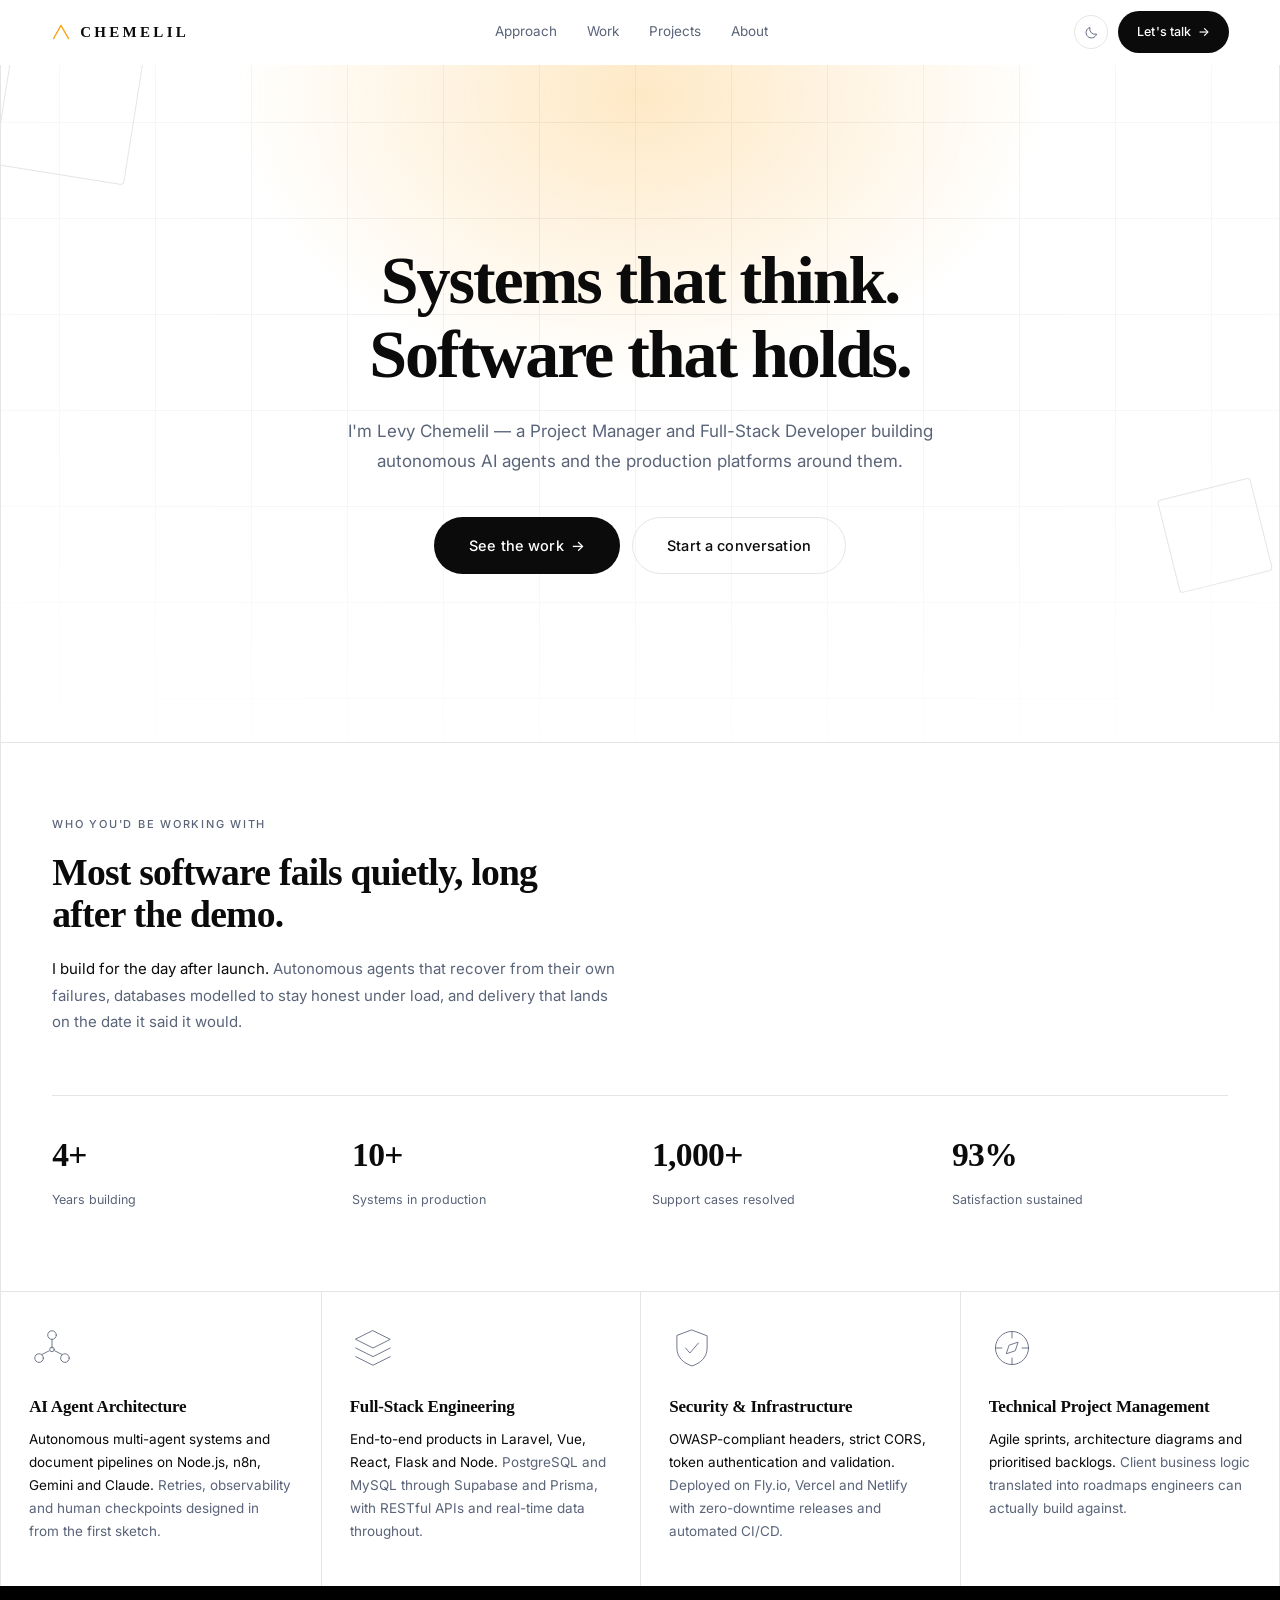
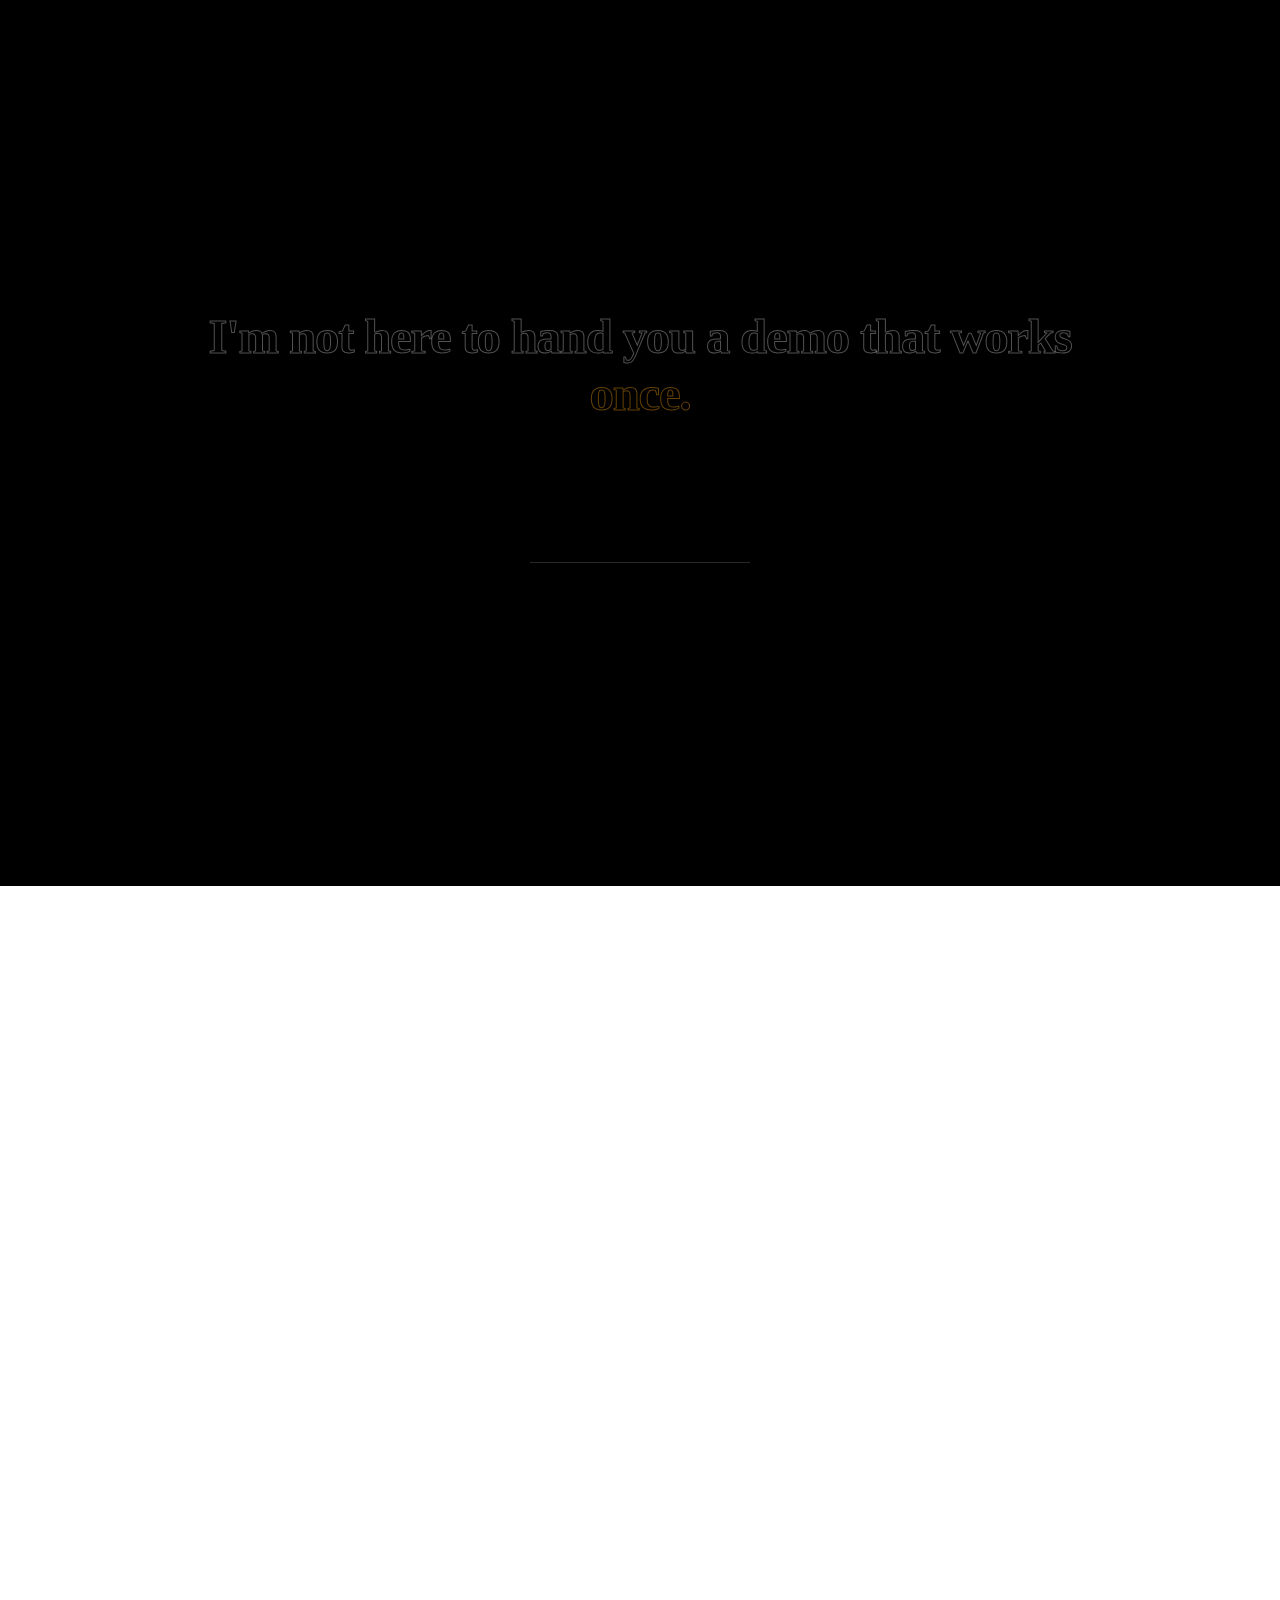
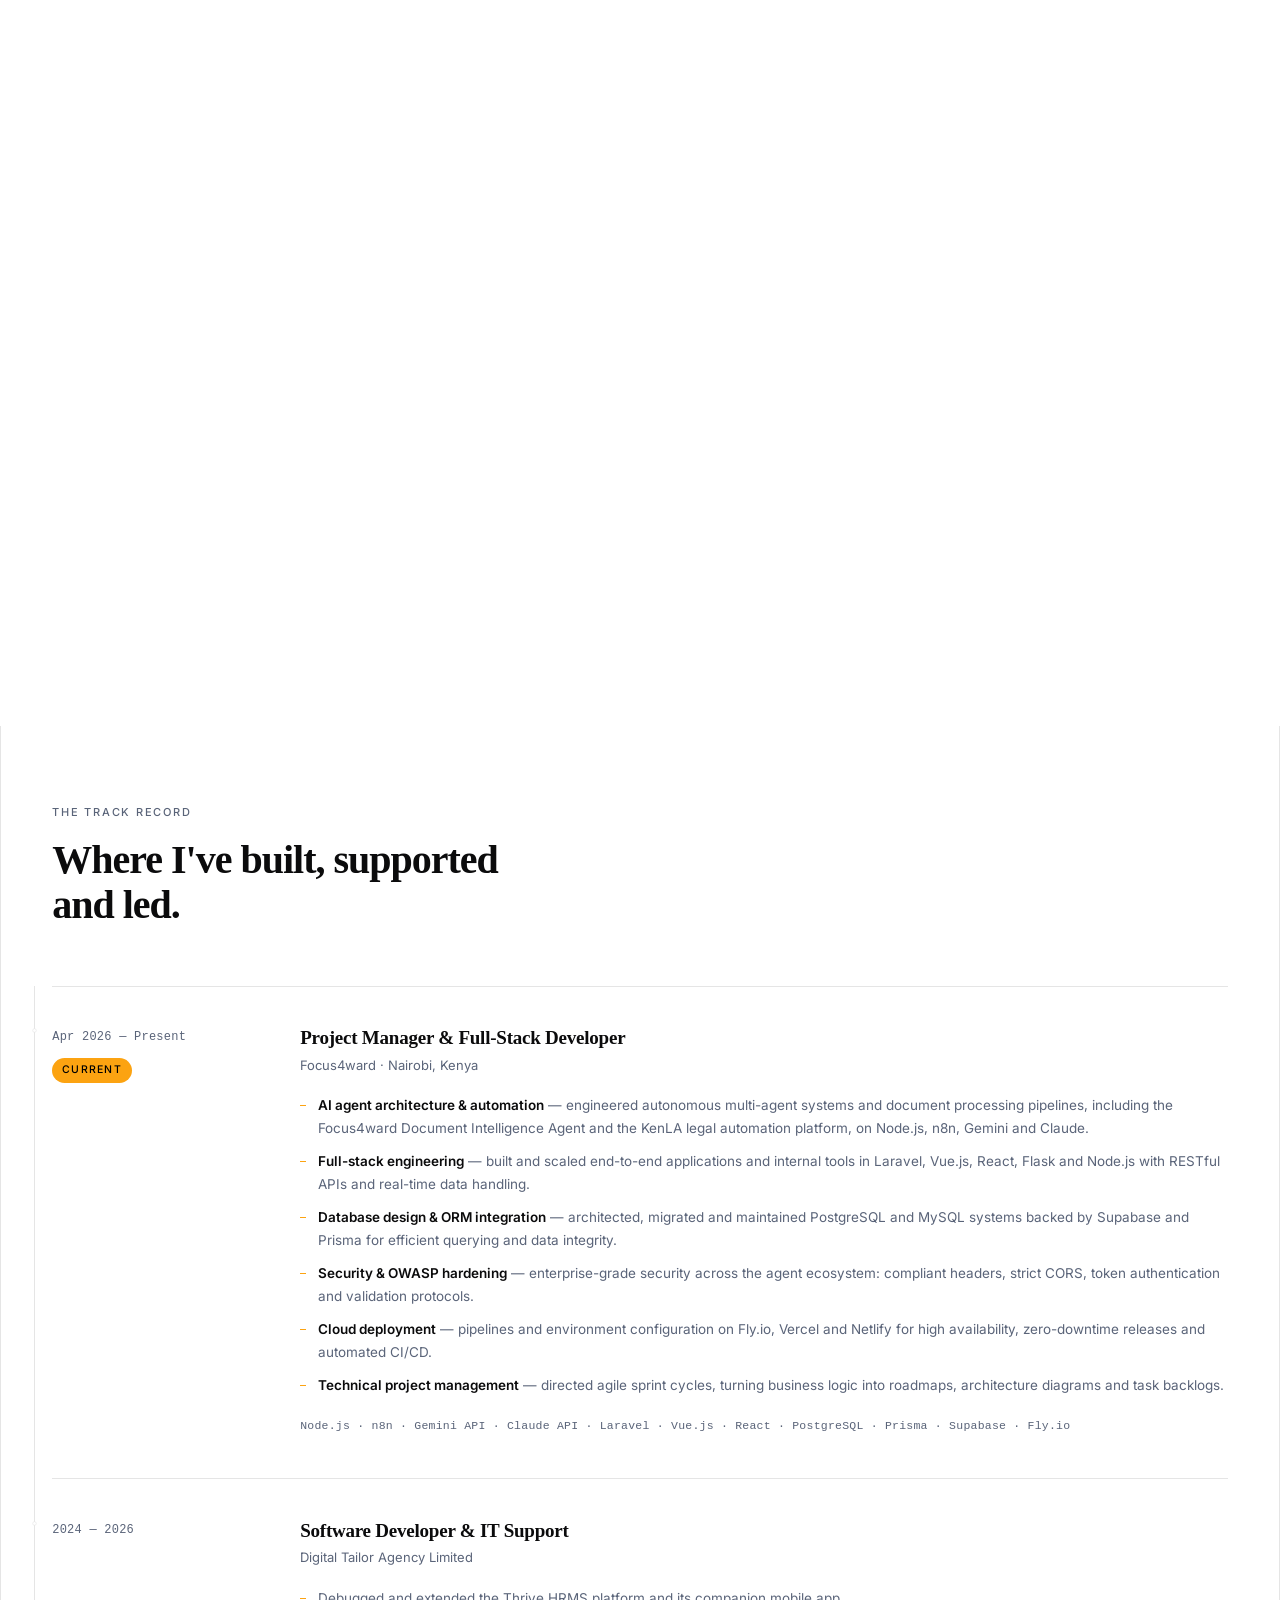
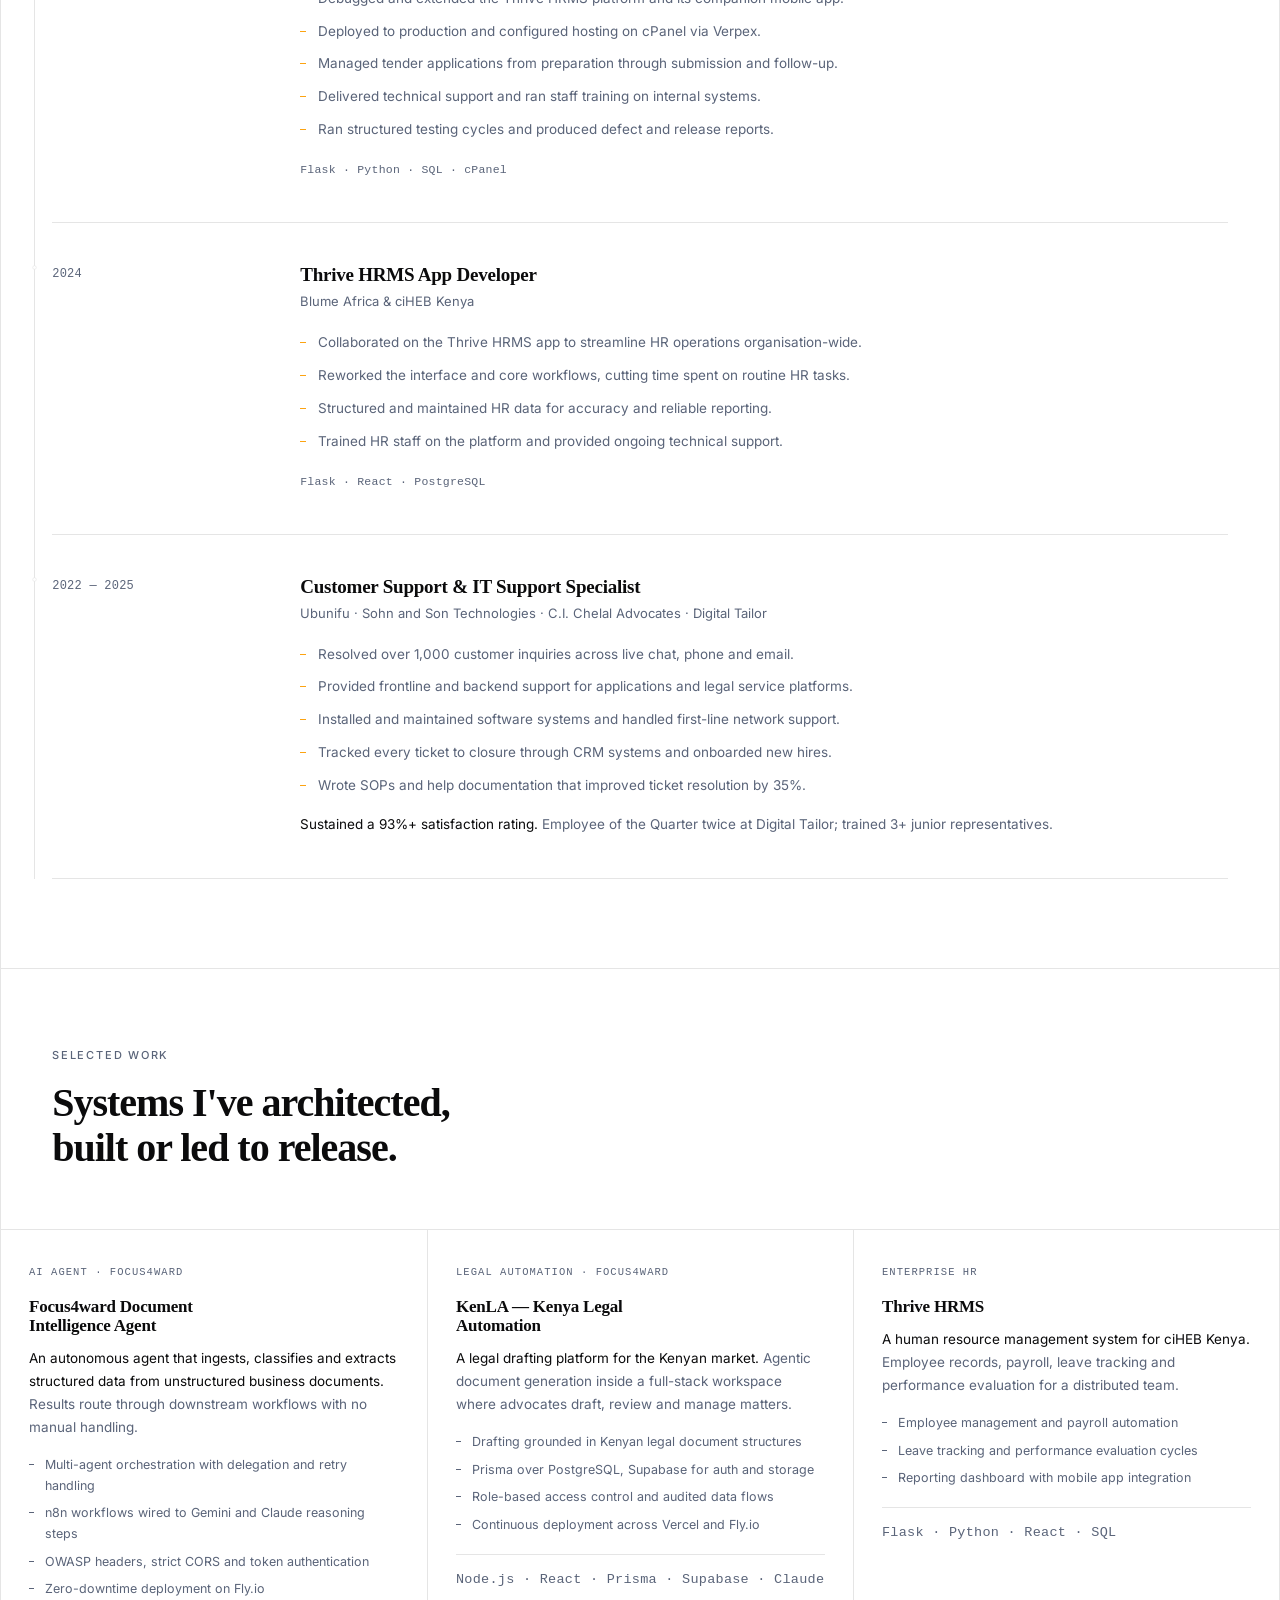
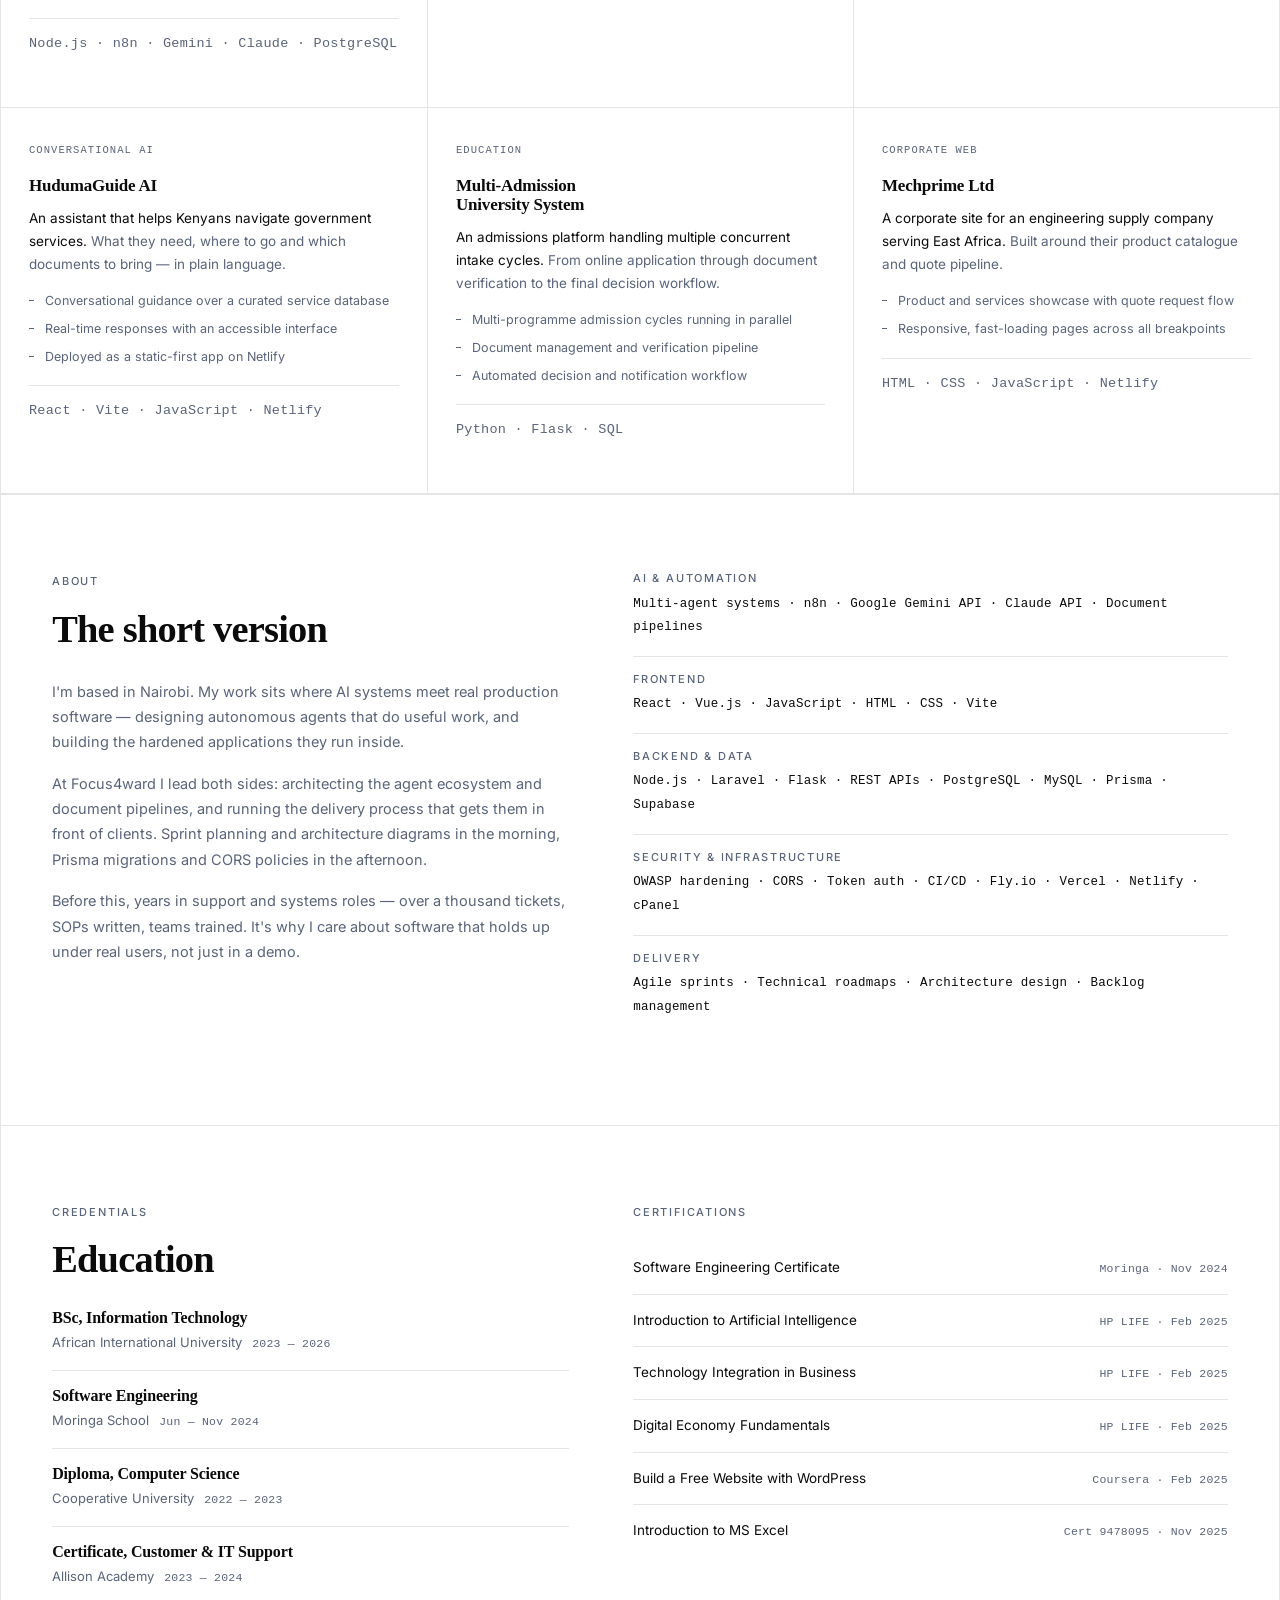
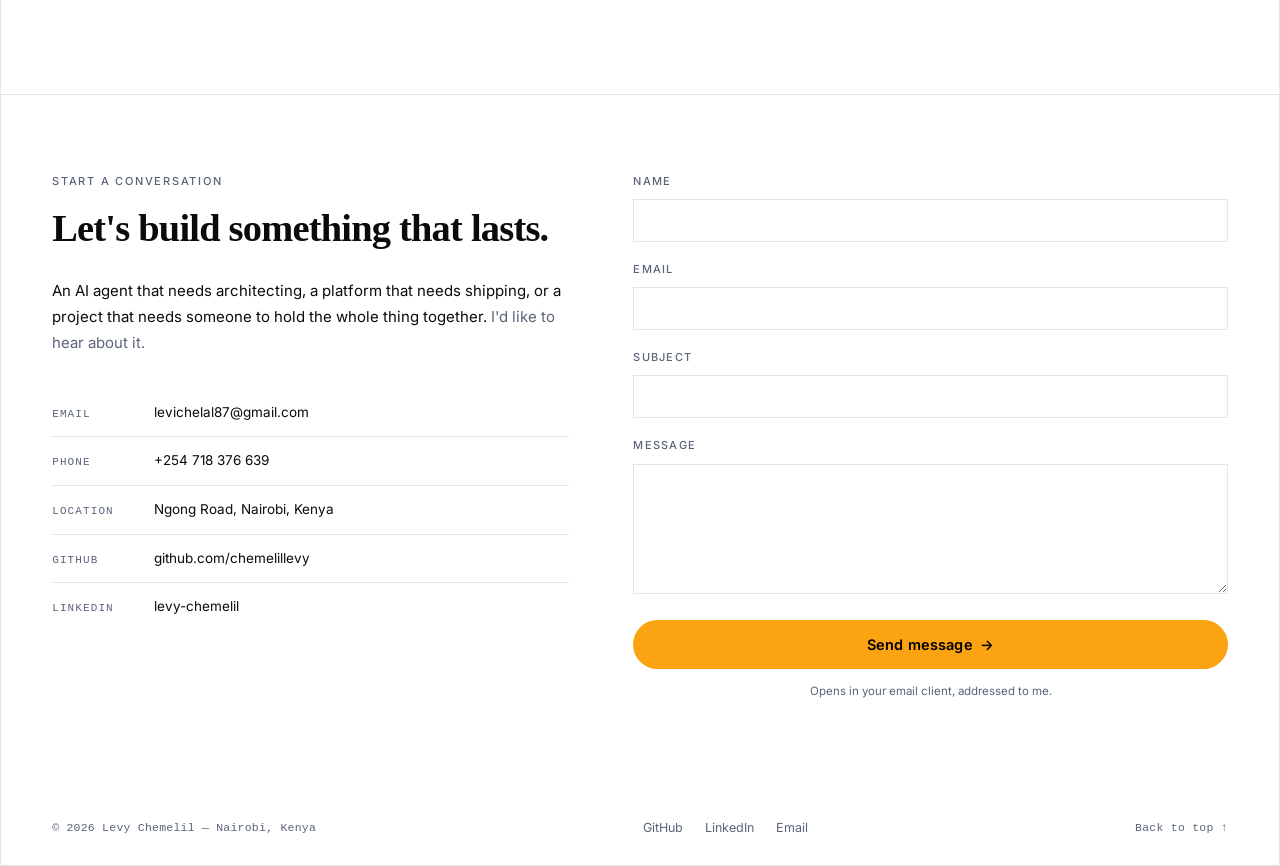
<file: index.html>
<!DOCTYPE html>
<html lang="en">
<head>
    <meta charset="UTF-8">
    <meta name="viewport" content="width=device-width, initial-scale=1.0">
    <title>Levy Chemelil — Project Manager &amp; Full-Stack Developer</title>
    <meta name="description" content="Levy Chemelil is a Project Manager and Full-Stack Developer at Focus4ward in Nairobi, Kenya, building autonomous AI agent systems, document intelligence pipelines and production web applications.">
    <meta name="author" content="Levy Chemelil">
    <link rel="canonical" href="https://chemelillevy.netlify.app/">

    <meta property="og:type" content="website">
    <meta property="og:title" content="Levy Chemelil — Project Manager &amp; Full-Stack Developer">
    <meta property="og:description" content="Building autonomous AI agent systems, document intelligence pipelines and production web applications from Nairobi, Kenya.">
    <meta property="og:url" content="https://chemelillevy.netlify.app/">

    <link rel="preconnect" href="https://fonts.googleapis.com">
    <link rel="preconnect" href="https://fonts.gstatic.com" crossorigin>
    <link href="https://fonts.googleapis.com/css2?family=Inter:wght@300;400;500;600&display=swap" rel="stylesheet">
    <link rel="stylesheet" href="styles.css">
</head>
<body>
    <a href="#main" class="skip-link">Skip to content</a>

    <header class="header" id="header">
        <div class="header__inner">
            <a href="#home" class="brand" aria-label="Levy Chemelil — home">
                <svg class="brand__mark" viewBox="0 0 24 24" aria-hidden="true">
                    <path d="M3 20 L12 4 L21 20" fill="none" stroke="currentColor" stroke-width="1.6"
                          stroke-linecap="round" stroke-linejoin="round"/>
                </svg>
                <span class="brand__word">CHEMELIL</span>
            </a>

            <nav class="nav" id="nav-menu" aria-label="Primary">
                <a href="#approach" class="nav-link">Approach</a>
                <a href="#work" class="nav-link">Work</a>
                <a href="#projects" class="nav-link">Projects</a>
                <a href="#about" class="nav-link">About</a>
                <a href="#contact" class="nav-link nav-link--contact">Contact</a>
            </nav>

            <div class="header__actions">
                <button id="theme-toggle" class="icon-btn" aria-label="Switch to dark theme">
                    <svg viewBox="0 0 24 24" aria-hidden="true" class="icon-moon">
                        <path d="M20 14.5A8.5 8.5 0 0 1 9.5 4a8.5 8.5 0 1 0 10.5 10.5Z"
                              fill="none" stroke="currentColor" stroke-width="1.5" stroke-linejoin="round"/>
                    </svg>
                    <svg viewBox="0 0 24 24" aria-hidden="true" class="icon-sun">
                        <circle cx="12" cy="12" r="4.2" fill="none" stroke="currentColor" stroke-width="1.5"/>
                        <path d="M12 2.5v2.2M12 19.3v2.2M2.5 12h2.2M19.3 12h2.2M5.2 5.2l1.6 1.6M17.2 17.2l1.6 1.6M18.8 5.2l-1.6 1.6M6.8 17.2l-1.6 1.6"
                              stroke="currentColor" stroke-width="1.5" stroke-linecap="round"/>
                    </svg>
                </button>

                <a href="#contact" class="btn btn--dark btn--sm header__cta magnetic">
                    Let's talk <span aria-hidden="true">&rarr;</span>
                </a>

                <button class="icon-btn hamburger" id="hamburger" aria-label="Open menu"
                        aria-expanded="false" aria-controls="nav-menu">
                    <span></span><span></span><span></span>
                </button>
            </div>
        </div>
    </header>

    <main id="main" class="frame">
        <!-- ============================ HERO ============================ -->
        <section id="home" class="hero">
            <!-- Depth layers. data-parallax is the fraction of scroll distance each
                 layer travels: everything here stays under 0.45 so the backdrop
                 always trails the foreground copy, which sits at 1. -->
            <div class="hero__bg" aria-hidden="true">
                <span class="hero__grid"  data-parallax="0.20"></span>
                <span class="hero__glow"  data-parallax="0.38"></span>
                <span class="hero__chip hero__chip--a" data-parallax="0.28"></span>
                <span class="hero__chip hero__chip--b" data-parallax="0.44"></span>
            </div>

            <div class="hero__inner">
                <h1 class="hero__title">
                    <span class="clip-reveal">Systems that think.</span>
                    <span class="clip-reveal" data-reveal-delay="150">Software that holds.</span>
                </h1>
                <p class="hero__sub reveal" data-reveal-delay="320">
                    I'm Levy Chemelil — a Project Manager and Full-Stack Developer building
                    autonomous AI agents and the production platforms around them.
                </p>
                <div class="hero__cta" data-stagger="90" data-stagger-base="440">
                    <a href="#projects" class="btn btn--dark btn--lg magnetic">
                        See the work <span aria-hidden="true">&rarr;</span>
                    </a>
                    <a href="#contact" class="btn btn--ghost btn--lg magnetic">Start a conversation</a>
                </div>
            </div>
        </section>

        <!-- ============================ INTRO ============================ -->
        <section class="intro">
            <p class="eyebrow reveal">Who you'd be working with</p>
            <h2 class="intro__title">
                <span class="clip-reveal">Most software fails quietly, long after the demo.</span>
            </h2>
            <p class="intro__lede reveal" data-reveal-delay="140">
                I build for the day after launch. <span class="tint">Autonomous agents that recover
                from their own failures, databases modelled to stay honest under load, and delivery
                that lands on the date it said it would.</span>
            </p>

            <ul class="stats" data-stagger="90" aria-label="At a glance">
                <li><span class="stats__n">4+</span><span class="stats__l">Years building</span></li>
                <li><span class="stats__n">10+</span><span class="stats__l">Systems in production</span></li>
                <li><span class="stats__n">1,000+</span><span class="stats__l">Support cases resolved</span></li>
                <li><span class="stats__n">93%</span><span class="stats__l">Satisfaction sustained</span></li>
            </ul>
        </section>

        <!-- ============================ PILLARS ============================ -->
        <section id="approach" class="pillars" data-stagger="85" aria-label="What I build">
            <article class="pillar reveal">
                <span class="media pillar__media">
                    <svg class="pillar__icon media__inner" viewBox="0 0 64 64" aria-hidden="true">
                        <circle cx="32" cy="14" r="6"/>
                        <circle cx="14" cy="46" r="6"/>
                        <circle cx="50" cy="46" r="6"/>
                        <path d="M32 20v12M28 36 18 41M36 36l10 5"/>
                        <circle cx="32" cy="34" r="3.2"/>
                    </svg>
                </span>
                <h3>AI Agent Architecture</h3>
                <p>
                    Autonomous multi-agent systems and document pipelines on Node.js, n8n, Gemini
                    and Claude. <span class="tint">Retries, observability and human checkpoints
                    designed in from the first sketch.</span>
                </p>
            </article>

            <article class="pillar reveal">
                <span class="media pillar__media">
                    <svg class="pillar__icon media__inner" viewBox="0 0 64 64" aria-hidden="true">
                        <path d="M32 8 56 20 32 32 8 20Z"/>
                        <path d="M8 32l24 12 24-12"/>
                        <path d="M8 44l24 12 24-12"/>
                    </svg>
                </span>
                <h3>Full-Stack Engineering</h3>
                <p>
                    End-to-end products in Laravel, Vue, React, Flask and Node.
                    <span class="tint">PostgreSQL and MySQL through Supabase and Prisma, with
                    RESTful APIs and real-time data throughout.</span>
                </p>
            </article>

            <article class="pillar reveal">
                <span class="media pillar__media">
                    <svg class="pillar__icon media__inner" viewBox="0 0 64 64" aria-hidden="true">
                        <path d="M32 7 53 15v17c0 13-9 21-21 25-12-4-21-12-21-25V15Z"/>
                        <path d="M23 32l6 7 12-14"/>
                    </svg>
                </span>
                <h3>Security &amp; Infrastructure</h3>
                <p>
                    OWASP-compliant headers, strict CORS, token authentication and validation.
                    <span class="tint">Deployed on Fly.io, Vercel and Netlify with zero-downtime
                    releases and automated CI/CD.</span>
                </p>
            </article>

            <article class="pillar reveal">
                <span class="media pillar__media">
                    <svg class="pillar__icon media__inner" viewBox="0 0 64 64" aria-hidden="true">
                        <circle cx="32" cy="32" r="23"/>
                        <path d="M32 9v9M32 46v9M9 32h9M46 32h9"/>
                        <path d="M40 24 28 28l-4 12 12-4Z"/>
                    </svg>
                </span>
                <h3>Technical Project Management</h3>
                <p>
                    Agile sprints, architecture diagrams and prioritised backlogs.
                    <span class="tint">Client business logic translated into roadmaps engineers
                    can actually build against.</span>
                </p>
            </article>
        </section>
    </main>

    <!-- ====================== STATEMENT — pinned scrub ====================== -->
    <!-- The track is taller than the viewport and the panel sticks inside it, so
         the section holds still while its words fill from outline to solid, then
         releases back into normal page flow. -->
    <div class="pin-track" data-pin>
        <section class="statement pin-panel">
            <div class="statement__inner">
                <h2 class="statement__head"><span class="fill-word">I'm</span> <span class="fill-word">not</span> <span class="fill-word">here</span> <span class="fill-word">to</span> <span class="fill-word">hand</span> <span class="fill-word">you</span> <span class="fill-word">a</span> <span class="fill-word">demo</span> <span class="fill-word">that</span> <span class="fill-word">works</span> <span class="fill-word fill-word--accent">once.</span></h2>
                <p class="statement__sub">
                    I'm here to architect systems that keep running after I leave the room — under real
                    load, real users and real deadlines.
                </p>
                <span class="pin-meter" aria-hidden="true"><i></i></span>
            </div>
        </section>
    </div>

    <div class="frame">
        <!-- ============================ EXPERIENCE ============================ -->
        <section id="work" class="section">
            <div class="section__head">
                <p class="eyebrow reveal">The track record</p>
                <h2 class="section__title"><span class="clip-reveal">Where I've built, supported and led.</span></h2>
            </div>

            <!-- The rail's fill is scrubbed linearly against this container's own
                 viewport progress; each role marker lights as the fill passes it. -->
            <div class="roles-wrap" data-scrub="roles">
                <span class="roles-rail" aria-hidden="true"><i></i></span>
                <ol class="roles" data-stagger="90">
                <li class="role role--current reveal">
                    <div class="role__meta">
                        <span class="role__date mono">Apr 2026 — Present</span>
                        <span class="tag tag--amber">Current</span>
                    </div>
                    <div class="role__body">
                        <h3>Project Manager &amp; Full-Stack Developer</h3>
                        <p class="role__org">Focus4ward · Nairobi, Kenya</p>
                        <ul class="role__points">
                            <li>
                                <strong>AI agent architecture &amp; automation</strong> — engineered
                                autonomous multi-agent systems and document processing pipelines,
                                including the Focus4ward Document Intelligence Agent and the KenLA
                                legal automation platform, on Node.js, n8n, Gemini and Claude.
                            </li>
                            <li>
                                <strong>Full-stack engineering</strong> — built and scaled end-to-end
                                applications and internal tools in Laravel, Vue.js, React, Flask and
                                Node.js with RESTful APIs and real-time data handling.
                            </li>
                            <li>
                                <strong>Database design &amp; ORM integration</strong> — architected,
                                migrated and maintained PostgreSQL and MySQL systems backed by
                                Supabase and Prisma for efficient querying and data integrity.
                            </li>
                            <li>
                                <strong>Security &amp; OWASP hardening</strong> — enterprise-grade
                                security across the agent ecosystem: compliant headers, strict CORS,
                                token authentication and validation protocols.
                            </li>
                            <li>
                                <strong>Cloud deployment</strong> — pipelines and environment
                                configuration on Fly.io, Vercel and Netlify for high availability,
                                zero-downtime releases and automated CI/CD.
                            </li>
                            <li>
                                <strong>Technical project management</strong> — directed agile sprint
                                cycles, turning business logic into roadmaps, architecture diagrams
                                and task backlogs.
                            </li>
                        </ul>
                        <p class="role__stack mono">
                            Node.js · n8n · Gemini API · Claude API · Laravel · Vue.js · React ·
                            PostgreSQL · Prisma · Supabase · Fly.io
                        </p>
                    </div>
                </li>

                <li class="role reveal">
                    <div class="role__meta">
                        <span class="role__date mono">2024 — 2026</span>
                    </div>
                    <div class="role__body">
                        <h3>Software Developer &amp; IT Support</h3>
                        <p class="role__org">Digital Tailor Agency Limited</p>
                        <ul class="role__points">
                            <li>Debugged and extended the Thrive HRMS platform and its companion mobile app.</li>
                            <li>Deployed to production and configured hosting on cPanel via Verpex.</li>
                            <li>Managed tender applications from preparation through submission and follow-up.</li>
                            <li>Delivered technical support and ran staff training on internal systems.</li>
                            <li>Ran structured testing cycles and produced defect and release reports.</li>
                        </ul>
                        <p class="role__stack mono">Flask · Python · SQL · cPanel</p>
                    </div>
                </li>

                <li class="role reveal">
                    <div class="role__meta">
                        <span class="role__date mono">2024</span>
                    </div>
                    <div class="role__body">
                        <h3>Thrive HRMS App Developer</h3>
                        <p class="role__org">Blume Africa &amp; ciHEB Kenya</p>
                        <ul class="role__points">
                            <li>Collaborated on the Thrive HRMS app to streamline HR operations organisation-wide.</li>
                            <li>Reworked the interface and core workflows, cutting time spent on routine HR tasks.</li>
                            <li>Structured and maintained HR data for accuracy and reliable reporting.</li>
                            <li>Trained HR staff on the platform and provided ongoing technical support.</li>
                        </ul>
                        <p class="role__stack mono">Flask · React · PostgreSQL</p>
                    </div>
                </li>

                <li class="role reveal">
                    <div class="role__meta">
                        <span class="role__date mono">2022 — 2025</span>
                    </div>
                    <div class="role__body">
                        <h3>Customer Support &amp; IT Support Specialist</h3>
                        <p class="role__org">Ubunifu · Sohn and Son Technologies · C.I. Chelal Advocates · Digital Tailor</p>
                        <ul class="role__points">
                            <li>Resolved over 1,000 customer inquiries across live chat, phone and email.</li>
                            <li>Provided frontline and backend support for applications and legal service platforms.</li>
                            <li>Installed and maintained software systems and handled first-line network support.</li>
                            <li>Tracked every ticket to closure through CRM systems and onboarded new hires.</li>
                            <li>Wrote SOPs and help documentation that improved ticket resolution by 35%.</li>
                        </ul>
                        <p class="role__note">
                            Sustained a 93%+ satisfaction rating. <span class="tint">Employee of the
                            Quarter twice at Digital Tailor; trained 3+ junior representatives.</span>
                        </p>
                    </div>
                </li>
                </ol>
            </div>
        </section>

        <!-- ============================ PROJECTS ============================ -->
        <section id="projects" class="section section--flush">
            <div class="section__head">
                <p class="eyebrow reveal">Selected work</p>
                <h2 class="section__title"><span class="clip-reveal">Systems I've architected, built or led to release.</span></h2>
            </div>

            <div class="cards" data-stagger="85">
                <article class="card reveal">
                    <span class="card__tag mono">AI Agent · Focus4ward</span>
                    <h3>Focus4ward Document Intelligence Agent</h3>
                    <p>
                        An autonomous agent that ingests, classifies and extracts structured data
                        from unstructured business documents. <span class="tint">Results route
                        through downstream workflows with no manual handling.</span>
                    </p>
                    <ul class="card__list">
                        <li>Multi-agent orchestration with delegation and retry handling</li>
                        <li>n8n workflows wired to Gemini and Claude reasoning steps</li>
                        <li>OWASP headers, strict CORS and token authentication</li>
                        <li>Zero-downtime deployment on Fly.io</li>
                    </ul>
                    <p class="card__stack mono">Node.js · n8n · Gemini · Claude · PostgreSQL</p>
                </article>

                <article class="card reveal">
                    <span class="card__tag mono">Legal Automation · Focus4ward</span>
                    <h3>KenLA — Kenya Legal Automation</h3>
                    <p>
                        A legal drafting platform for the Kenyan market. <span class="tint">Agentic
                        document generation inside a full-stack workspace where advocates draft,
                        review and manage matters.</span>
                    </p>
                    <ul class="card__list">
                        <li>Drafting grounded in Kenyan legal document structures</li>
                        <li>Prisma over PostgreSQL, Supabase for auth and storage</li>
                        <li>Role-based access control and audited data flows</li>
                        <li>Continuous deployment across Vercel and Fly.io</li>
                    </ul>
                    <p class="card__stack mono">Node.js · React · Prisma · Supabase · Claude</p>
                </article>

                <article class="card reveal">
                    <span class="card__tag mono">Enterprise HR</span>
                    <h3>Thrive HRMS</h3>
                    <p>
                        A human resource management system for ciHEB Kenya.
                        <span class="tint">Employee records, payroll, leave tracking and performance
                        evaluation for a distributed team.</span>
                    </p>
                    <ul class="card__list">
                        <li>Employee management and payroll automation</li>
                        <li>Leave tracking and performance evaluation cycles</li>
                        <li>Reporting dashboard with mobile app integration</li>
                    </ul>
                    <p class="card__stack mono">Flask · Python · React · SQL</p>
                </article>

                <article class="card reveal">
                    <span class="card__tag mono">Conversational AI</span>
                    <h3>HudumaGuide AI</h3>
                    <p>
                        An assistant that helps Kenyans navigate government services.
                        <span class="tint">What they need, where to go and which documents to
                        bring — in plain language.</span>
                    </p>
                    <ul class="card__list">
                        <li>Conversational guidance over a curated service database</li>
                        <li>Real-time responses with an accessible interface</li>
                        <li>Deployed as a static-first app on Netlify</li>
                    </ul>
                    <p class="card__stack mono">React · Vite · JavaScript · Netlify</p>
                </article>

                <article class="card reveal">
                    <span class="card__tag mono">Education</span>
                    <h3>Multi-Admission University System</h3>
                    <p>
                        An admissions platform handling multiple concurrent intake cycles.
                        <span class="tint">From online application through document verification to
                        the final decision workflow.</span>
                    </p>
                    <ul class="card__list">
                        <li>Multi-programme admission cycles running in parallel</li>
                        <li>Document management and verification pipeline</li>
                        <li>Automated decision and notification workflow</li>
                    </ul>
                    <p class="card__stack mono">Python · Flask · SQL</p>
                </article>

                <article class="card reveal">
                    <span class="card__tag mono">Corporate Web</span>
                    <h3>Mechprime Ltd</h3>
                    <p>
                        A corporate site for an engineering supply company serving East Africa.
                        <span class="tint">Built around their product catalogue and quote
                        pipeline.</span>
                    </p>
                    <ul class="card__list">
                        <li>Product and services showcase with quote request flow</li>
                        <li>Responsive, fast-loading pages across all breakpoints</li>
                    </ul>
                    <p class="card__stack mono">HTML · CSS · JavaScript · Netlify</p>
                </article>
            </div>
        </section>

        <!-- ============================ ABOUT ============================ -->
        <section id="about" class="split">
            <div class="split__left">
                <p class="eyebrow reveal">About</p>
                <h2 class="split__title"><span class="clip-reveal">The short version</span></h2>
                <div class="prose" data-stagger="80">
                    <p>
                        I'm based in Nairobi. My work sits where AI systems meet real production
                        software — designing autonomous agents that do useful work, and building
                        the hardened applications they run inside.
                    </p>
                    <p>
                        At Focus4ward I lead both sides: architecting the agent ecosystem and
                        document pipelines, and running the delivery process that gets them in front
                        of clients. Sprint planning and architecture diagrams in the morning, Prisma
                        migrations and CORS policies in the afternoon.
                    </p>
                    <p>
                        Before this, years in support and systems roles — over a thousand tickets,
                        SOPs written, teams trained. It's why I care about software that holds up
                        under real users, not just in a demo.
                    </p>
                </div>
            </div>

            <div class="split__right" data-stagger="80">
                <div class="stack-group">
                    <h3>AI &amp; Automation</h3>
                    <p class="mono">Multi-agent systems · n8n · Google Gemini API · Claude API · Document pipelines</p>
                </div>
                <div class="stack-group">
                    <h3>Frontend</h3>
                    <p class="mono">React · Vue.js · JavaScript · HTML · CSS · Vite</p>
                </div>
                <div class="stack-group">
                    <h3>Backend &amp; Data</h3>
                    <p class="mono">Node.js · Laravel · Flask · REST APIs · PostgreSQL · MySQL · Prisma · Supabase</p>
                </div>
                <div class="stack-group">
                    <h3>Security &amp; Infrastructure</h3>
                    <p class="mono">OWASP hardening · CORS · Token auth · CI/CD · Fly.io · Vercel · Netlify · cPanel</p>
                </div>
                <div class="stack-group">
                    <h3>Delivery</h3>
                    <p class="mono">Agile sprints · Technical roadmaps · Architecture design · Backlog management</p>
                </div>
            </div>
        </section>

        <!-- ============================ CREDENTIALS ============================ -->
        <section class="split split--alt">
            <div class="split__left">
                <p class="eyebrow reveal">Credentials</p>
                <h2 class="split__title"><span class="clip-reveal">Education</span></h2>
                <ul class="edu" data-stagger="80">
                    <li>
                        <h3>BSc, Information Technology</h3>
                        <p>African International University <span class="mono tint">2023 — 2026</span></p>
                    </li>
                    <li>
                        <h3>Software Engineering</h3>
                        <p>Moringa School <span class="mono tint">Jun — Nov 2024</span></p>
                    </li>
                    <li>
                        <h3>Diploma, Computer Science</h3>
                        <p>Cooperative University <span class="mono tint">2022 — 2023</span></p>
                    </li>
                    <li>
                        <h3>Certificate, Customer &amp; IT Support</h3>
                        <p>Allison Academy <span class="mono tint">2023 — 2024</span></p>
                    </li>
                </ul>
            </div>

            <div class="split__right">
                <p class="eyebrow reveal">Certifications</p>
                <ul class="certs" data-stagger="70">
                    <li><span>Software Engineering Certificate</span><span class="mono tint">Moringa · Nov 2024</span></li>
                    <li><span>Introduction to Artificial Intelligence</span><span class="mono tint">HP LIFE · Feb 2025</span></li>
                    <li><span>Technology Integration in Business</span><span class="mono tint">HP LIFE · Feb 2025</span></li>
                    <li><span>Digital Economy Fundamentals</span><span class="mono tint">HP LIFE · Feb 2025</span></li>
                    <li><span>Build a Free Website with WordPress</span><span class="mono tint">Coursera · Feb 2025</span></li>
                    <li><span>Introduction to MS Excel</span><span class="mono tint">Cert 9478095 · Nov 2025</span></li>
                </ul>
            </div>
        </section>

        <!-- ============================ CONTACT ============================ -->
        <section id="contact" class="split split--contact">
            <div class="split__left">
                <p class="eyebrow reveal">Start a conversation</p>
                <h2 class="split__title"><span class="clip-reveal">Let's build something that lasts.</span></h2>
                <p class="prose reveal" data-reveal-delay="120">
                    An AI agent that needs architecting, a platform that needs shipping, or a
                    project that needs someone to hold the whole thing together.
                    <span class="tint">I'd like to hear about it.</span>
                </p>

                <ul class="contact-list" data-stagger="70">
                    <li><span class="mono tint">Email</span><a href="mailto:levichelal87@gmail.com">levichelal87@gmail.com</a></li>
                    <li><span class="mono tint">Phone</span><a href="tel:+254718376639">+254 718 376 639</a></li>
                    <li><span class="mono tint">Location</span><span>Ngong Road, Nairobi, Kenya</span></li>
                    <li><span class="mono tint">GitHub</span><a href="https://github.com/chemelillevy" target="_blank" rel="noopener">github.com/chemelillevy</a></li>
                    <li><span class="mono tint">LinkedIn</span><a href="https://www.linkedin.com/in/levy-chemelil-6717aa25a/" target="_blank" rel="noopener">levy-chemelil</a></li>
                </ul>
            </div>

            <div class="split__right">
                <form id="contactForm" novalidate>
                    <p class="form-status" id="formStatus" role="status" aria-live="polite"></p>

                    <div class="field">
                        <label for="name">Name</label>
                        <input type="text" id="name" name="name" autocomplete="name" required>
                    </div>
                    <div class="field">
                        <label for="email">Email</label>
                        <input type="email" id="email" name="email" autocomplete="email" required>
                    </div>
                    <div class="field">
                        <label for="subject">Subject</label>
                        <input type="text" id="subject" name="subject" required>
                    </div>
                    <div class="field">
                        <label for="message">Message</label>
                        <textarea id="message" name="message" rows="5" required></textarea>
                    </div>
                    <button type="submit" class="btn btn--amber btn--lg btn--block magnetic">
                        Send message <span aria-hidden="true">&rarr;</span>
                    </button>
                    <p class="field__note">Opens in your email client, addressed to me.</p>
                </form>
            </div>
        </section>
    </div>

    <footer class="footer">
        <div class="footer__inner">
            <p class="mono">&copy; <span id="year">2026</span> Levy Chemelil — Nairobi, Kenya</p>
            <nav class="footer__links" aria-label="Elsewhere">
                <a href="https://github.com/chemelillevy" class="link-u" target="_blank" rel="noopener">GitHub</a>
                <a href="https://www.linkedin.com/in/levy-chemelil-6717aa25a/" class="link-u" target="_blank" rel="noopener">LinkedIn</a>
                <a href="mailto:levichelal87@gmail.com" class="link-u">Email</a>
            </nav>
            <a href="#home" class="footer__top link-u mono">Back to top <span class="link-u__arrow" aria-hidden="true">&uarr;</span></a>
        </div>
    </footer>

    <script src="script.js"></script>
</body>
</html>
</file>
<file: styles.css>
/* ==========================================================================
   Levy Chemelil — Portfolio
   Editorial monochrome: Georgia display, Inter UI, amber accent, hairline grid
   ========================================================================== */

/* --------------------------------------------------------------- Tokens -- */
:root {
    --black:       #000000;
    --navy:        #14213D;
    --amber:       #FCA311;
    --amber-deep:  #E08F00;

    --ink:         #0B0B0C;   /* primary text */
    --tint:        #5A6479;   /* secondary text */
    --line:        #E5E5E5;   /* the grid */
    --line-soft:   #EFEFEF;
    --paper:       #FFFFFF;
    --paper-2:     #FAFAFA;

    --on-dark:     #FFFFFF;
    --on-dark-dim: rgba(229, 229, 229, .78);

    --font-display: Georgia, "Times New Roman", serif;
    --font-ui:      "Inter", Calibri, -apple-system, BlinkMacSystemFont, "Segoe UI", Roboto, sans-serif;
    --font-mono:    "Courier New", Courier, monospace;

    --frame: 1280px;
    --pad:   clamp(20px, 4vw, 56px);
    --ease:  cubic-bezier(.22, .61, .36, 1);
    /* The entrance curve: fast out of the gate, long settle. */
    --ease-out: cubic-bezier(.16, 1, .3, 1);
    --header-h: 64px;
}

[data-theme="dark"] {
    --ink:         #F4F4F5;
    --tint:        #9AA3B5;
    --line:        #23252B;
    --line-soft:   #1A1C21;
    --paper:       #0B0B0C;
    --paper-2:     #101114;

    --on-dark:     #0B0B0C;
    --on-dark-dim: rgba(11, 11, 12, .72);
}

/* ----------------------------------------------------------------- Base -- */
*, *::before, *::after { box-sizing: border-box; }
* { margin: 0; padding: 0; }

html {
    scroll-behavior: smooth;
    scroll-padding-top: calc(var(--header-h) + 8px);
    -webkit-text-size-adjust: 100%;
}

body {
    font-family: var(--font-ui);
    font-size: 15px;
    font-weight: 400;
    line-height: 1.75;
    color: var(--ink);
    background: var(--paper);
    -webkit-font-smoothing: antialiased;
    transition: background-color .4s var(--ease), color .4s var(--ease);
}

h1, h2, h3, h4 {
    font-family: var(--font-display);
    font-weight: 700;
    letter-spacing: -.015em;
    line-height: 1.12;
}

a { color: inherit; text-decoration: none; }
ul, ol { list-style: none; }
img { max-width: 100%; display: block; }

strong { font-weight: 600; color: var(--ink); }

.mono {
    font-family: var(--font-mono);
    letter-spacing: .02em;
}

.tint { color: var(--tint); }

::selection { background: var(--amber); color: var(--black); }

:focus-visible {
    outline: 2px solid var(--amber);
    outline-offset: 3px;
}

.skip-link {
    position: absolute;
    left: -9999px;
    z-index: 2000;
    background: var(--ink);
    color: var(--paper);
    padding: 12px 20px;
    font-size: 13px;
}
.skip-link:focus { left: 0; top: 0; }

.eyebrow {
    font-size: 11px;
    font-weight: 500;
    letter-spacing: .16em;
    text-transform: uppercase;
    color: var(--tint);
}

/* ---------------------------------------------------------------- Frame -- */
/* The vertical hairlines that run the length of the page. */
.frame {
    max-width: var(--frame);
    margin: 0 auto;
    border-left: 1px solid var(--line);
    border-right: 1px solid var(--line);
}

.frame > section { border-bottom: 1px solid var(--line); }
.frame > section:last-child { border-bottom: 0; }

/* --------------------------------------------------------------- Header -- */
.header {
    position: sticky;
    top: 0;
    z-index: 900;
    background: color-mix(in srgb, var(--paper) 88%, transparent);
    backdrop-filter: blur(12px);
    -webkit-backdrop-filter: blur(12px);
    border-bottom: 1px solid transparent;
    transition: border-color .4s var(--ease);
}

.header.is-scrolled { border-bottom-color: var(--line); }

.header__inner {
    max-width: var(--frame);
    height: var(--header-h);
    margin: 0 auto;
    padding: 0 var(--pad);
    display: flex;
    align-items: center;
    justify-content: space-between;
    gap: 20px;
}

.brand {
    display: inline-flex;
    align-items: center;
    gap: 9px;
    flex-shrink: 0;
}

.brand__mark { width: 20px; height: 20px; color: var(--amber); }

.brand__word {
    font-family: var(--font-display);
    font-weight: 700;
    font-size: 15px;
    letter-spacing: .22em;
}

.nav {
    display: flex;
    align-items: center;
    gap: 30px;
}

.nav-link {
    font-size: 13.5px;
    font-weight: 400;
    color: var(--tint);
    transition: color .4s var(--ease);
    position: relative;
}

.nav-link.active { color: var(--ink); }

/* One underline serves both states: it grows from the left on hover and sits
   open on the active link. */
.nav-link::after {
    content: '';
    position: absolute;
    left: 0;
    right: 0;
    bottom: -6px;
    height: 1px;
    background: var(--amber);
    transform: scaleX(0);
    transform-origin: left center;
    transition: transform .45s var(--ease-out);
}

.nav-link.active::after,
.nav-link:focus-visible::after { transform: scaleX(1); }

/* The header CTA already covers contact on desktop; the menu link is for mobile. */
.nav-link--contact { display: none; }

.header__actions {
    display: flex;
    align-items: center;
    gap: 10px;
    flex-shrink: 0;
}

.icon-btn {
    width: 34px;
    height: 34px;
    display: grid;
    place-items: center;
    border: 1px solid var(--line);
    border-radius: 999px;
    background: transparent;
    color: var(--tint);
    cursor: pointer;
    transition: color .4s var(--ease), border-color .4s var(--ease);
}

.icon-btn svg { width: 15px; height: 15px; }

.icon-sun { display: none; }
[data-theme="dark"] .icon-moon { display: none; }
[data-theme="dark"] .icon-sun  { display: block; }

.hamburger {
    display: none;
    flex-direction: column;
    gap: 4px;
}

.hamburger span {
    width: 15px;
    height: 1.5px;
    background: currentColor;
    transition: transform .4s var(--ease), opacity .3s var(--ease);
}

.hamburger.is-open span:nth-child(1) { transform: translateY(5.5px) rotate(45deg); }
.hamburger.is-open span:nth-child(2) { opacity: 0; }
.hamburger.is-open span:nth-child(3) { transform: translateY(-5.5px) rotate(-45deg); }

/* -------------------------------------------------------------- Buttons -- */
.btn {
    display: inline-flex;
    align-items: center;
    justify-content: center;
    gap: .5em;
    font-family: var(--font-ui);
    font-size: 13.5px;
    font-weight: 500;
    letter-spacing: .01em;
    padding: 12px 24px;
    border: 1px solid transparent;
    border-radius: 999px;
    cursor: pointer;
    white-space: nowrap;
    transition: background .5s var(--ease), color .5s var(--ease),
                border-color .5s var(--ease);
}

.btn span { display: inline-block; transition: transform .5s var(--ease-out); }

.btn--dark  { background: var(--ink); color: var(--paper); }
.btn--amber { background: var(--amber); color: var(--black); font-weight: 600; }
.btn--ghost { background: transparent; color: var(--ink); border-color: var(--line); }

.btn--sm  { padding: 9px 18px; font-size: 12.5px; }
.btn--lg  { padding: 15px 34px; font-size: 14.5px; }
.btn--block { width: 100%; }

/* ----------------------------------------------------------------- Hero -- */
.hero {
    padding: clamp(90px, 14vw, 180px) var(--pad) clamp(96px, 14vw, 168px);
    text-align: center;
}

.hero__inner { max-width: 940px; margin: 0 auto; }

.hero__title {
    font-size: clamp(2rem, 5.6vw, 4.25rem);
    line-height: 1.08;
    letter-spacing: -.03em;
}

.hero__sub {
    margin: 26px auto 0;
    max-width: 56ch;
    font-size: clamp(15px, 1.5vw, 17px);
    color: var(--tint);
}

.hero__cta {
    margin-top: 40px;
    display: flex;
    flex-wrap: wrap;
    gap: 12px;
    justify-content: center;
}

/* ---------------------------------------------------------------- Intro -- */
.intro { padding: clamp(48px, 6vw, 72px) var(--pad) clamp(56px, 7vw, 80px); }

.intro__title {
    margin-top: 18px;
    font-size: clamp(1.6rem, 3.1vw, 2.35rem);
    max-width: 30ch;
    letter-spacing: -.02em;
}

.intro__lede {
    margin-top: 20px;
    max-width: 64ch;
    font-size: 15px;
}

.stats {
    margin-top: clamp(40px, 5vw, 60px);
    display: grid;
    grid-template-columns: repeat(4, 1fr);
    gap: 24px;
    padding-top: 30px;
    border-top: 1px solid var(--line);
}

.stats__n {
    display: block;
    font-family: var(--font-display);
    font-size: clamp(1.5rem, 3vw, 2.1rem);
    font-weight: 700;
    letter-spacing: -.02em;
}

.stats__l {
    display: block;
    margin-top: 4px;
    font-size: 12.5px;
    color: var(--tint);
}

/* -------------------------------------------------------------- Pillars -- */
.pillars {
    display: grid;
    grid-template-columns: repeat(4, 1fr);
}

.pillar {
    padding: clamp(26px, 2.6vw, 38px) clamp(20px, 2.2vw, 32px) clamp(34px, 3.4vw, 46px);
    border-left: 1px solid var(--line);
}

.pillar:first-child { border-left: 0; }

/* The well owns the box and the clipping; the icon inside is free to scale. */
.pillar__media {
    width: 46px;
    height: 46px;
    margin-bottom: 26px;
}

.pillar__icon {
    width: 46px;
    height: 46px;
    fill: none;
    stroke: var(--tint);
    stroke-width: 1.2;
    stroke-linecap: round;
    stroke-linejoin: round;
}

.pillar h3 {
    font-size: 17px;
    letter-spacing: -.01em;
    margin-bottom: 12px;
}

.pillar p { font-size: 13.5px; line-height: 1.7; }

/* ------------------------------------------------------------ Statement -- */
/* Both themes run light type on a dark panel, so the foreground is a token —
   the word fill and the progress meter both read it. */
.statement {
    --statement-fg:  #FFFFFF;
    --statement-dim: rgba(229, 229, 229, .78);

    background: var(--black);
    color: var(--statement-fg);
    padding: clamp(110px, 17vw, 220px) var(--pad);
    text-align: center;
}

[data-theme="dark"] .statement {
    --statement-fg:  var(--ink);
    --statement-dim: var(--tint);

    background: var(--paper-2);
    border-top: 1px solid var(--line);
    border-bottom: 1px solid var(--line);
}

.statement__inner { max-width: 900px; margin: 0 auto; }

.statement__head {
    font-size: clamp(1.9rem, 4.2vw, 3.05rem);
    line-height: 1.16;
    letter-spacing: -.025em;
}

.statement__sub {
    margin-top: 24px;
    font-size: clamp(14.5px, 1.6vw, 17px);
    color: var(--statement-dim);
    line-height: 1.75;
}

/* -------------------------------------------------------------- Section -- */
.section { padding: clamp(52px, 6vw, 80px) var(--pad) clamp(60px, 7vw, 90px); }

.section--flush { padding-left: 0; padding-right: 0; padding-bottom: 0; }
.section--flush .section__head { padding: 0 var(--pad); }

.section__title {
    margin-top: 16px;
    font-size: clamp(1.7rem, 3.4vw, 2.5rem);
    letter-spacing: -.025em;
    max-width: 24ch;
}

.section__head { margin-bottom: clamp(38px, 4.5vw, 58px); }

/* ---------------------------------------------------------------- Roles -- */
.role {
    position: relative;
    display: grid;
    grid-template-columns: 200px 1fr;
    gap: clamp(20px, 4vw, 48px);
    padding: clamp(28px, 3.2vw, 42px) 0;
    border-top: 1px solid var(--line);
}

.role:last-child { border-bottom: 1px solid var(--line); }

.role__meta {
    display: flex;
    flex-direction: column;
    align-items: flex-start;
    gap: 10px;
}

.role__date { font-size: 12px; color: var(--tint); }

.tag {
    font-family: var(--font-ui);
    font-size: 10.5px;
    font-weight: 500;
    letter-spacing: .12em;
    text-transform: uppercase;
    padding: 3px 10px;
    border-radius: 999px;
}

.tag--amber { background: var(--amber); color: var(--black); }

.role__body h3 { font-size: 19px; letter-spacing: -.012em; }

.role__org {
    margin-top: 5px;
    font-size: 13px;
    color: var(--tint);
}

.role__points { margin-top: 18px; }

.role__points li {
    position: relative;
    padding-left: 18px;
    margin-bottom: 10px;
    font-size: 13.5px;
    line-height: 1.7;
    color: var(--tint);
}

.role__points li::before {
    content: '';
    position: absolute;
    left: 0;
    top: 11px;
    width: 6px;
    height: 1px;
    background: var(--amber);
}

.role__points strong { color: var(--ink); }

.role__stack {
    margin-top: 18px;
    font-size: 11.5px;
    color: var(--tint);
    line-height: 1.9;
}

.role__note { margin-top: 16px; font-size: 13.5px; }

/* ---------------------------------------------------------------- Cards -- */
.cards {
    display: grid;
    grid-template-columns: repeat(3, 1fr);
    border-top: 1px solid var(--line);
}

.card {
    padding: clamp(26px, 2.6vw, 34px) clamp(20px, 2.2vw, 28px) clamp(38px, 4vw, 52px);
    border-left: 1px solid var(--line);
    border-bottom: 1px solid var(--line);
    transition: background .5s var(--ease);
}

.card:nth-child(3n + 1) { border-left: 0; }

.card__tag {
    display: block;
    font-size: 10.5px;
    letter-spacing: .1em;
    text-transform: uppercase;
    color: var(--tint);
    margin-bottom: 16px;
}

.card h3 {
    font-size: 17px;
    letter-spacing: -.012em;
    margin-bottom: 12px;
    max-width: 20ch;
}

.card p { font-size: 13.5px; line-height: 1.7; }

.card__list { margin-top: 16px; }

.card__list li {
    position: relative;
    padding-left: 16px;
    margin-bottom: 7px;
    font-size: 12.5px;
    line-height: 1.65;
    color: var(--tint);
}

.card__list li::before {
    content: '';
    position: absolute;
    left: 0;
    top: 9px;
    width: 5px;
    height: 1px;
    background: var(--tint);
}

.card__stack {
    margin-top: 18px;
    padding-top: 14px;
    border-top: 1px solid var(--line);
    font-size: 11px;
    color: var(--tint);
}

/* ---------------------------------------------------------------- Split -- */
.split {
    display: grid;
    grid-template-columns: 1fr 1.15fr;
    gap: clamp(32px, 5vw, 72px);
    padding: clamp(52px, 6vw, 80px) var(--pad) clamp(60px, 7vw, 90px);
}

.split__title {
    margin-top: 16px;
    margin-bottom: 28px;
    font-size: clamp(1.7rem, 3.2vw, 2.4rem);
    letter-spacing: -.02em;
}

.prose p { font-size: 14.5px; color: var(--tint); }
.prose p + p { margin-top: 16px; }

.split--alt .split__right { padding-top: 0; }

.stack-group { padding: 16px 0; border-top: 1px solid var(--line); }
.stack-group:first-child { border-top: 0; padding-top: 0; }

.stack-group h3 {
    font-family: var(--font-ui);
    font-size: 11px;
    font-weight: 500;
    letter-spacing: .16em;
    text-transform: uppercase;
    color: var(--tint);
    margin-bottom: 8px;
}

.stack-group p { font-size: 12.5px; line-height: 1.9; }

/* Education / certifications */
.edu li { padding: 16px 0; border-top: 1px solid var(--line); }
.edu li:first-child { border-top: 0; padding-top: 0; }
.edu h3 { font-size: 16px; letter-spacing: -.01em; }
.edu p { margin-top: 4px; font-size: 13px; color: var(--tint); }
.edu p .mono { font-size: 11.5px; margin-left: 6px; }

.certs { margin-top: 20px; }

.certs li {
    display: flex;
    flex-wrap: wrap;
    align-items: baseline;
    justify-content: space-between;
    gap: 8px;
    padding: 14px 0;
    border-top: 1px solid var(--line);
    font-size: 13.5px;
}

.certs li:first-child { border-top: 0; }
.certs .mono { font-size: 11.5px; }

/* -------------------------------------------------------------- Contact -- */
.contact-list { margin-top: 32px; }

.contact-list li {
    display: grid;
    grid-template-columns: 90px 1fr;
    gap: 12px;
    align-items: baseline;
    padding: 12px 0;
    border-top: 1px solid var(--line);
    font-size: 13.5px;
}

.contact-list li:first-child { border-top: 0; }
.contact-list .mono { font-size: 11px; letter-spacing: .1em; text-transform: uppercase; }
.contact-list a { transition: color .4s var(--ease-out); }

.field { margin-bottom: 18px; }

.field label {
    display: block;
    font-size: 11px;
    font-weight: 500;
    letter-spacing: .12em;
    text-transform: uppercase;
    color: var(--tint);
    margin-bottom: 8px;
}

.field input,
.field textarea {
    width: 100%;
    padding: 12px 14px;
    font-family: var(--font-ui);
    font-size: 14px;
    color: var(--ink);
    background: transparent;
    border: 1px solid var(--line);
    border-radius: 0;
    transition: border-color .4s var(--ease);
}

.field textarea { resize: vertical; min-height: 130px; }

.field input:focus,
.field textarea:focus {
    outline: none;
    border-color: var(--ink);
}

.field input[aria-invalid="true"],
.field textarea[aria-invalid="true"] { border-color: #C4321F; }

.field__note {
    margin-top: 12px;
    text-align: center;
    font-size: 11.5px;
    color: var(--tint);
}

.form-status {
    display: none;
    padding: 12px 14px;
    margin-bottom: 18px;
    font-size: 13px;
    border: 1px solid;
}

.form-status.is-visible { display: block; }
.form-status.is-success { border-color: var(--amber); color: var(--ink); background: rgba(252, 163, 17, .1); }
.form-status.is-error   { border-color: #C4321F; color: #C4321F; }

/* --------------------------------------------------------------- Footer -- */
.footer {
    max-width: var(--frame);
    margin: 0 auto;
    border: 1px solid var(--line);
    border-top: 0;
}

.footer__inner {
    padding: 26px var(--pad);
    display: flex;
    flex-wrap: wrap;
    align-items: center;
    justify-content: space-between;
    gap: 16px;
    font-size: 11.5px;
    color: var(--tint);
}

.footer__links { display: flex; gap: 22px; }
.footer__links a { font-family: var(--font-ui); font-size: 12.5px; }

/* ============================================================== MOTION ==
   Scroll storytelling, entrance reveals and cursor feedback.

   Every state that starts an element hidden is scoped to `.motion-on`, which
   script.js puts on <html> only once it has confirmed motion is allowed. With
   JavaScript off, or with prefers-reduced-motion set, none of it applies and
   the page renders in its finished state — nothing is ever stranded invisible.
   ====================================================================== */

/* ------------------------------------------------- Entrance: fade + lift -- */
.motion-on .reveal {
    opacity: 0;
    transform: translate3d(0, 24px, 0);
    transition: opacity .6s var(--ease-out), transform .6s var(--ease-out);
    transition-delay: var(--d, 0ms);
}

.motion-on .reveal.is-visible { opacity: 1; transform: none; }

/* --------------------------------------------- Entrance: clip-path wipe -- */
/* The mask is opened vertically past the em box so descenders and accents are
   never shaved; only the right edge does the uncovering. */
.motion-on .clip-reveal {
    display: block;
    clip-path: inset(-.24em 100% -.20em 0);
    transition: clip-path .7s var(--ease-out);
    transition-delay: var(--d, 0ms);
}

.motion-on .clip-reveal.is-visible { clip-path: inset(-.24em 0% -.20em 0); }

/* The hero title used to be two lines split by a <br>; the spans replace it. */
.hero__title .clip-reveal { display: block; }

/* ------------------------------------------------------- Hero depth bed -- */
.hero { position: relative; overflow: clip; }

@supports not (overflow: clip) {
    .hero { overflow: hidden; }
}

.hero__bg {
    position: absolute;
    inset: -18% -3% -28%;
    z-index: 0;
    overflow: hidden;
    pointer-events: none;
}

.hero__inner { position: relative; z-index: 1; }

.hero__bg > * {
    position: absolute;
    display: block;
}

/* The page's own hairline grid, echoed faintly and faded out at the edges. */
.hero__grid {
    inset: 0;
    background-image:
        linear-gradient(to right,  var(--line-soft) 1px, transparent 1px),
        linear-gradient(to bottom, var(--line-soft) 1px, transparent 1px);
    background-size: 96px 96px;
    -webkit-mask-image: radial-gradient(118% 88% at 50% 32%, #000 6%, transparent 70%);
            mask-image: radial-gradient(118% 88% at 50% 32%, #000 6%, transparent 70%);
}

/* Full-bleed so the warm centre needs no centring transform of its own — the
   parallax loop owns `transform` on every layer here. */
.hero__glow {
    inset: -8% 0 0;
    background: radial-gradient(44% 40% at 50% 24%,
                color-mix(in srgb, var(--amber) 24%, transparent) 0%,
                transparent 68%);
}

.hero__chip { width: 132px; height: 132px; }

/* Rotation lives on the child so the parallax translate stays on a square
   axis — rotating the translated element would drag it sideways. */
.hero__chip::before {
    content: '';
    position: absolute;
    inset: 0;
    border: 1px solid var(--line);
    border-radius: 4px;
}

.hero__chip--a { top: 12%;  left: 3%; }
.hero__chip--a::before { transform: rotate(9deg); }

.hero__chip--b { top: 58%; right: 4%; width: 96px; height: 96px; }
.hero__chip--b::before { transform: rotate(-14deg); }

/* -------------------------------------------- Scrub: the roles timeline -- */
.roles-wrap { position: relative; }

.roles-rail {
    display: none;
    position: absolute;
    left: -18px;
    top: 0;
    bottom: 0;
    width: 1px;
    background: var(--line);
}

.motion-on .roles-rail { display: block; }

/* --p is written straight from the container's viewport progress, so the fill
   is a linear function of scroll and nothing else. */
.roles-rail i {
    display: block;
    height: 100%;
    background: var(--amber);
    transform: scaleY(var(--p, 0));
    transform-origin: top center;
}

.motion-on .role::before {
    content: '';
    position: absolute;
    left: -21px;
    top: clamp(30px, 3.2vw, 44px);
    width: 7px;
    height: 7px;
    border-radius: 50%;
    border: 1px solid var(--line);
    background: var(--paper);
    transform: scale(.6);
    transition: transform .45s var(--ease-out),
                background-color .45s var(--ease-out),
                border-color .45s var(--ease-out);
}

.motion-on .role.is-passed::before {
    background: var(--amber);
    border-color: var(--amber);
    transform: scale(1);
}

/* ------------------------------------- Pin & transform: outline to fill -- */
.pin-track { position: relative; }

/* Taller than the viewport, so the sticky panel has room to hold while the
   words fill, then releases back into normal flow at the track's end. */
.motion-on .pin-track { height: 260vh; }

.motion-on .pin-panel {
    position: sticky;
    top: 0;
    min-height: 100vh;
    min-height: 100svh;
    display: grid;
    align-content: center;
    padding-top: 0;
    padding-bottom: 0;
}

.fill-word { display: inline-block; }

/* Outline state is a hairline stroke over transparent glyphs; the fill is a
   background clipped to the text, widened from 0 to 100% by --fill. Guarded,
   because without text-stroke the transparent colour would erase the words. */
@supports (-webkit-text-stroke: 1px currentColor) {
    .motion-on .fill-word {
        color: transparent;
        -webkit-text-stroke: 1px color-mix(in srgb, var(--statement-fg) 32%, transparent);
        background-image: linear-gradient(90deg, var(--statement-fg) 0 100%);
        background-repeat: no-repeat;
        background-size: calc(var(--fill, 1) * 100%) 100%;
        -webkit-background-clip: text;
                background-clip: text;
    }

    .motion-on .fill-word--accent {
        -webkit-text-stroke-color: color-mix(in srgb, var(--amber) 40%, transparent);
        background-image: linear-gradient(90deg, var(--amber) 0 100%);
    }
}

.motion-on .statement__sub { opacity: 0; }

.pin-meter {
    display: none;
    width: min(220px, 44%);
    height: 1px;
    margin: clamp(34px, 5vw, 56px) auto 0;
    background: color-mix(in srgb, var(--statement-fg) 16%, transparent);
    overflow: hidden;
}

.motion-on .pin-meter { display: block; }

.pin-meter i {
    display: block;
    height: 100%;
    background: var(--amber);
    transform: scaleX(var(--p, 0));
    transform-origin: left center;
}

/* ------------------------------------------- Inner zoom, no layout shift -- */
/* Drop an <img class="media__inner"> inside .media and it inherits the effect:
   the frame clips, the image scales, the surrounding grid never moves. */
.media {
    display: block;
    overflow: hidden;
    position: relative;
}

.media__inner {
    display: block;
    width: 100%;
    height: 100%;
    object-fit: cover;
    transform: scale(1);
    transition: transform .5s var(--ease-out), stroke .5s var(--ease-out);
}

/* ------------------------------------------------------ Magnetic buttons -- */
.magnetic { will-change: auto; }
.magnetic.is-pulled { will-change: transform; }

/* A magnet inside a stagger container is also a .reveal, which transitions
   transform over 600ms with a stagger delay. The spring writes transform every
   frame, so that transition would swallow the pull whole — the button would
   sit at its entrance value and never visibly move. Once a magnet has gone
   live, transform stops being a transitioned property; everything else it
   animates on hover carries on. */
.motion-on .magnetic.magnet-live {
    transition-property: opacity, background-color, color, border-color;
}

/* ------------------------------------------- Link underline + arrow shift -- */
.link-u,
.contact-list a {
    position: relative;
    transition: color .4s var(--ease-out);
}

.link-u::after,
.contact-list a::after {
    content: '';
    position: absolute;
    left: 0;
    right: 0;
    bottom: -3px;
    height: 1px;
    background: currentColor;
    transform: scaleX(0);
    transform-origin: left center;
    transition: transform .45s var(--ease-out);
}

.link-u:focus-visible::after,
.contact-list a:focus-visible::after { transform: scaleX(1); }

.link-u__arrow {
    display: inline-block;
    transition: transform .45s var(--ease-out);
}

/* =========================================== Hover-capable pointers only ==
   Everything tactile lives behind this query. Touch screens report
   `hover: none`, where a :hover style would otherwise stick after a tap and
   the magnetic loop would have no pointer to track.
   ====================================================================== */
@media (hover: hover) and (pointer: fine) {
    .nav-link:hover { color: var(--ink); }
    .nav-link:hover::after { transform: scaleX(1); }

    .icon-btn:hover { color: var(--ink); border-color: var(--ink); }

    .btn:hover span { transform: translateX(4px); }
    .btn--dark:hover  { background: var(--navy); }
    .btn--amber:hover { background: var(--amber-deep); }
    .btn--ghost:hover { border-color: var(--ink); background: var(--ink); color: var(--paper); }

    [data-theme="dark"] .btn--dark:hover { background: #2A3355; color: #fff; }

    .card:hover { background: var(--paper-2); }

    .pillar:hover .pillar__icon { stroke: var(--amber); }
    .pillar:hover .media__inner,
    .card:hover .media__inner,
    .media:hover .media__inner { transform: scale(1.05); }

    .link-u:hover,
    .contact-list a:hover { color: var(--amber); }

    .link-u:hover::after,
    .contact-list a:hover::after { transform: scaleX(1); }

    .link-u:hover .link-u__arrow { transform: translateX(4px); }

    /* Back-to-top points up, so it should travel up. */
    .footer__top:hover .link-u__arrow { transform: translateY(-4px); }
}

/* ----------------------------------------------------------- Responsive -- */
@media (max-width: 1080px) {
    .cards { grid-template-columns: repeat(2, 1fr); }
    .card:nth-child(3n + 1) { border-left: 1px solid var(--line); }
    .card:nth-child(2n + 1) { border-left: 0; }
}

/* Pillars drop to 2-up earlier than the rest: these headings run long, and 4-up
   below ~1000px squeezes them into narrow ribbons. */
@media (max-width: 1000px) {
    .pillars { grid-template-columns: repeat(2, 1fr); }
    .pillar:nth-child(2n + 1) { border-left: 0; }
    .pillar:nth-child(n + 3) { border-top: 1px solid var(--line); }
}

@media (max-width: 900px) {
    /* The rail and its markers live in the section gutter; below this the
       gutter is too narrow to hold them without crowding the copy. */
    .motion-on .roles-rail,
    .motion-on .role::before { display: none; }

    .hero__chip { display: none; }

    .split { grid-template-columns: 1fr; }

    .stats { grid-template-columns: repeat(2, 1fr); gap: 28px 24px; }
}

@media (max-width: 760px) {
    .frame, .footer { border-left: 0; border-right: 0; }

    .hamburger { display: flex; }
    .header__cta { display: none; }
    .nav-link--contact { display: block; }

    .nav {
        position: fixed;
        top: var(--header-h);
        left: 0;
        right: 0;
        flex-direction: column;
        align-items: stretch;
        gap: 0;
        padding: 8px var(--pad) 24px;
        background: var(--paper);
        border-bottom: 1px solid var(--line);
        transform: translateY(-130%);
        opacity: 0;
        visibility: hidden;
        transition: transform .5s var(--ease), opacity .35s var(--ease), visibility .35s;
    }

    .nav.is-open { transform: translateY(0); opacity: 1; visibility: visible; }

    .nav-link {
        padding: 14px 0;
        font-size: 16px;
        font-family: var(--font-display);
        border-bottom: 1px solid var(--line-soft);
    }

    .nav-link.active::after { display: none; }

    .role { grid-template-columns: 1fr; gap: 14px; }
    .role__meta { flex-direction: row; align-items: center; }

    .cards { grid-template-columns: 1fr; }
    .card, .card:nth-child(3n + 1), .card:nth-child(2n + 1) { border-left: 0; }

    .contact-list li { grid-template-columns: 1fr; gap: 2px; }

    .footer__inner { justify-content: center; text-align: center; }
}

@media (max-width: 520px) {
    /* Shorter track: less scroll to hold a phone-sized panel through. */
    .motion-on .pin-track { height: 210vh; }

    .pillars { grid-template-columns: 1fr; }
    .pillar { border-left: 0; }
    .pillar:nth-child(n + 2) { border-top: 1px solid var(--line); }

    .stats { grid-template-columns: 1fr 1fr; }
}

/* --------------------------------------------------------------- Motion -- */
/* script.js never sets .motion-on when this matches, so the scroll-linked and
   entrance states below are already inert. These rules are the belt-and-braces
   pass for anything that slipped through — and for a mid-session change of the
   OS setting, which the class alone would not catch. */
@media (prefers-reduced-motion: reduce) {
    html { scroll-behavior: auto; }

    *, *::before, *::after {
        animation-duration: .01ms !important;
        transition-duration: .01ms !important;
        scroll-behavior: auto !important;
    }

    .reveal,
    .clip-reveal,
    .statement__sub {
        opacity: 1 !important;
        transform: none !important;
        clip-path: none !important;
    }

    .fill-word {
        color: var(--statement-fg) !important;
        -webkit-text-stroke: 0 !important;
        background-image: none !important;
    }

    .pin-track  { height: auto !important; }
    .pin-panel  { position: static !important; min-height: 0 !important;
                  padding-top: clamp(110px, 17vw, 220px) !important;
                  padding-bottom: clamp(110px, 17vw, 220px) !important; }
    .pin-meter  { display: none !important; }
    .hero__bg   { display: none; }
}

/* ---------------------------------------------------------------- Print -- */
@media print {
    .header, .footer__top, .split--contact .split__right,
    .hero__bg, .roles-rail, .pin-meter { display: none; }

    body { background: #fff; color: #000; }
    .frame { border: 0; }

    .statement { background: #fff; color: #000; }
    .statement__head, .statement__sub { color: #000; opacity: 1; }

    /* Clipped-to-text fill would print as nothing; force solid ink. */
    .fill-word {
        color: #000 !important;
        -webkit-text-stroke: 0 !important;
        background-image: none !important;
    }

    .pin-track { height: auto !important; }
    .pin-panel { position: static !important; min-height: 0 !important; }
    .role::before { display: none !important; }

    .reveal, .clip-reveal {
        opacity: 1 !important;
        transform: none !important;
        clip-path: none !important;
    }
}
</file>
